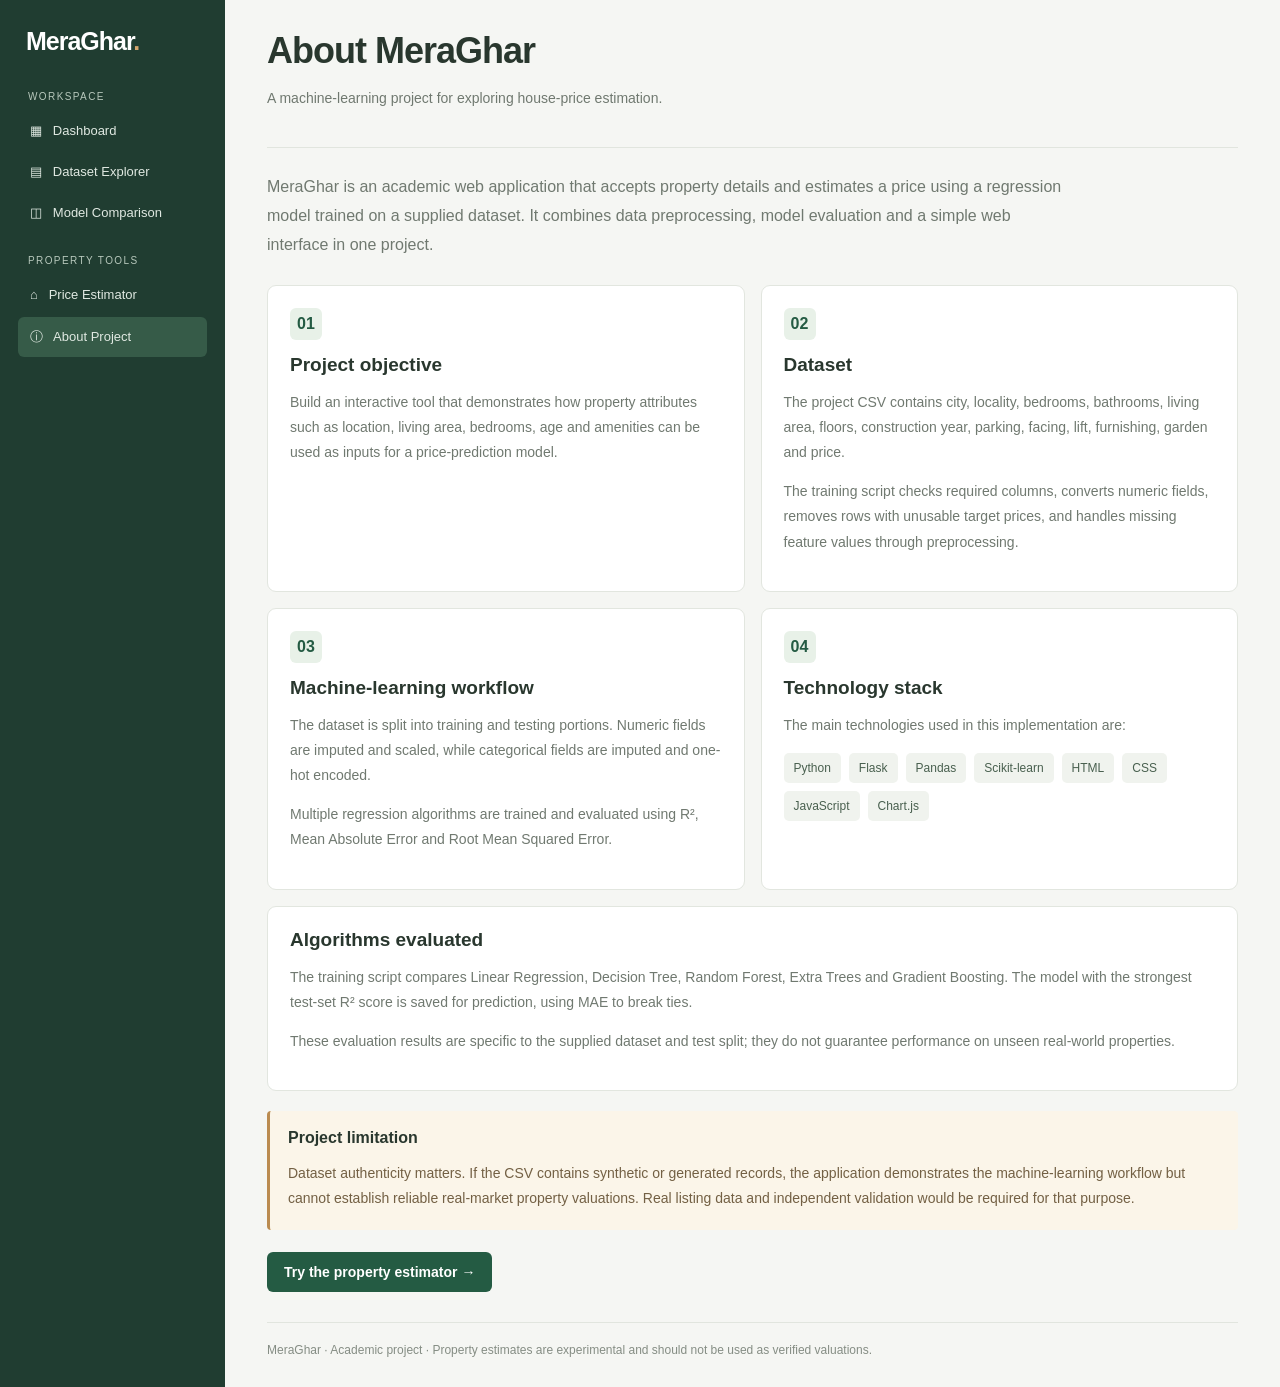
<file: templates/about.html>
<!DOCTYPE html>
<html lang="en">
<head>
    <meta charset="UTF-8">
    <meta name="viewport" content="width=device-width, initial-scale=1.0">
    <title>About the Project | MeraGhar</title>
    <style>
        * { box-sizing:border-box; }
        body { margin:0; background:#f5f6f3; color:#29372e; font-family:-apple-system,BlinkMacSystemFont,"Segoe UI",sans-serif; }
        .layout { display:grid; grid-template-columns:225px minmax(0,1fr); min-height:100vh; }
        aside { background:#203d31; padding:27px 18px; color:white; }
        .brand { display:block; margin:0 8px 35px; font-size:25px; font-weight:750; color:white; text-decoration:none; letter-spacing:-1px; }
        .nav-label { margin:24px 10px 10px; color:#b7c8bc; font-size:10px; letter-spacing:1.4px; text-transform:uppercase; }
        .nav-link { display:block; padding:11px 12px; margin:4px 0; border-radius:6px; color:#e0e9e2; font-size:13px; text-decoration:none; }
        .nav-link:hover,.active { background:#365b48; }
        main { min-width:0; padding:30px clamp(16px,4vw,42px); }
        .header { padding-bottom:22px; border-bottom:1px solid #e1e5de; }
        h1 { margin:0; font-size:clamp(28px,4vw,36px); letter-spacing:-1px; }
        h2 { margin:0 0 12px; font-size:19px; }
        p { color:#707970; font-size:14px; line-height:1.8; }
        .intro { max-width:800px; margin:25px 0; font-size:16px; }
        .grid { display:grid; grid-template-columns:repeat(2,minmax(0,1fr)); gap:16px; }
        .card { background:white; border:1px solid #e2e6df; border-radius:9px; padding:22px; min-width:0; }
        .number { display:inline-flex; align-items:center; justify-content:center; width:32px; height:32px; margin-bottom:14px; border-radius:6px; background:#e8f1e8; color:#245b43; font-weight:750; }
        .wide { margin-top:16px; }
        .chips { display:flex; flex-wrap:wrap; gap:8px; margin-top:15px; }
        .chip { padding:8px 10px; background:#f0f3ee; color:#49604f; border-radius:5px; font-size:12px; }
        .warning { margin-top:20px; padding:18px; background:#fbf5e9; border-left:3px solid #ba8b50; border-radius:4px; }
        .warning p { margin-bottom:0; color:#736044; }
        .button { display:inline-block; margin-top:22px; padding:12px 17px; border-radius:6px; background:#245b43; color:white; text-decoration:none; font-size:14px; font-weight:650; }
        footer { margin-top:30px; padding-top:20px; border-top:1px solid #e1e5de; color:#858d84; font-size:12px; }
        @media(max-width:750px) { .layout { grid-template-columns:1fr; } aside { padding:15px; } .brand { margin:0 8px 15px; } .nav-link { display:inline-block; margin:3px; } main { padding:22px 14px; } .grid { grid-template-columns:1fr; } }
    </style>
</head>
<body>
<div class="layout">
    <aside>
        <a class="brand" href="/">MeraGhar<span style="color:#d5a66d">.</span></a>
        <div class="nav-label">Workspace</div>
        <a class="nav-link" href="/dashboard">▦ &nbsp; Dashboard</a>
        <a class="nav-link" href="/dataset">▤ &nbsp; Dataset Explorer</a>
        <a class="nav-link" href="/algorithms">◫ &nbsp; Model Comparison</a>
        <div class="nav-label">Property tools</div>
        <a class="nav-link" href="/">⌂ &nbsp; Price Estimator</a>
        <a class="nav-link active" href="/about">ⓘ &nbsp; About Project</a>
    </aside>

    <main>
        <header class="header">
            <h1>About MeraGhar</h1>
            <p>A machine-learning project for exploring house-price estimation.</p>
        </header>

        <p class="intro">
            MeraGhar is an academic web application that accepts property details
            and estimates a price using a regression model trained on a supplied
            dataset. It combines data preprocessing, model evaluation and a
            simple web interface in one project.
        </p>

        <section class="grid">
            <article class="card">
                <span class="number">01</span>
                <h2>Project objective</h2>
                <p>
                    Build an interactive tool that demonstrates how property
                    attributes such as location, living area, bedrooms, age
                    and amenities can be used as inputs for a price-prediction
                    model.
                </p>
            </article>

            <article class="card">
                <span class="number">02</span>
                <h2>Dataset</h2>
                <p>
                    The project CSV contains city, locality, bedrooms, bathrooms,
                    living area, floors, construction year, parking, facing,
                    lift, furnishing, garden and price.
                </p>
                <p>
                    The training script checks required columns, converts
                    numeric fields, removes rows with unusable target prices,
                    and handles missing feature values through preprocessing.
                </p>
            </article>

            <article class="card">
                <span class="number">03</span>
                <h2>Machine-learning workflow</h2>
                <p>
                    The dataset is split into training and testing portions.
                    Numeric fields are imputed and scaled, while categorical
                    fields are imputed and one-hot encoded.
                </p>
                <p>
                    Multiple regression algorithms are trained and evaluated
                    using R², Mean Absolute Error and Root Mean Squared Error.
                </p>
            </article>

            <article class="card">
                <span class="number">04</span>
                <h2>Technology stack</h2>
                <p>The main technologies used in this implementation are:</p>
                <div class="chips">
                    <span class="chip">Python</span>
                    <span class="chip">Flask</span>
                    <span class="chip">Pandas</span>
                    <span class="chip">Scikit-learn</span>
                    <span class="chip">HTML</span>
                    <span class="chip">CSS</span>
                    <span class="chip">JavaScript</span>
                    <span class="chip">Chart.js</span>
                </div>
            </article>
        </section>

        <section class="card wide">
            <h2>Algorithms evaluated</h2>
            <p>
                The training script compares Linear Regression, Decision Tree,
                Random Forest, Extra Trees and Gradient Boosting. The model
                with the strongest test-set R² score is saved for prediction,
                using MAE to break ties.
            </p>
            <p>
                These evaluation results are specific to the supplied dataset
                and test split; they do not guarantee performance on unseen
                real-world properties.
            </p>
        </section>

        <section class="warning">
            <strong>Project limitation</strong>
            <p>
                Dataset authenticity matters. If the CSV contains synthetic
                or generated records, the application demonstrates the
                machine-learning workflow but cannot establish reliable
                real-market property valuations. Real listing data and
                independent validation would be required for that purpose.
            </p>
        </section>

        <a class="button" href="/">Try the property estimator →</a>

        <footer>
            MeraGhar · Academic project · Property estimates are experimental
            and should not be used as verified valuations.
        </footer>
    </main>
</div>
</body>
</html>
</file>
